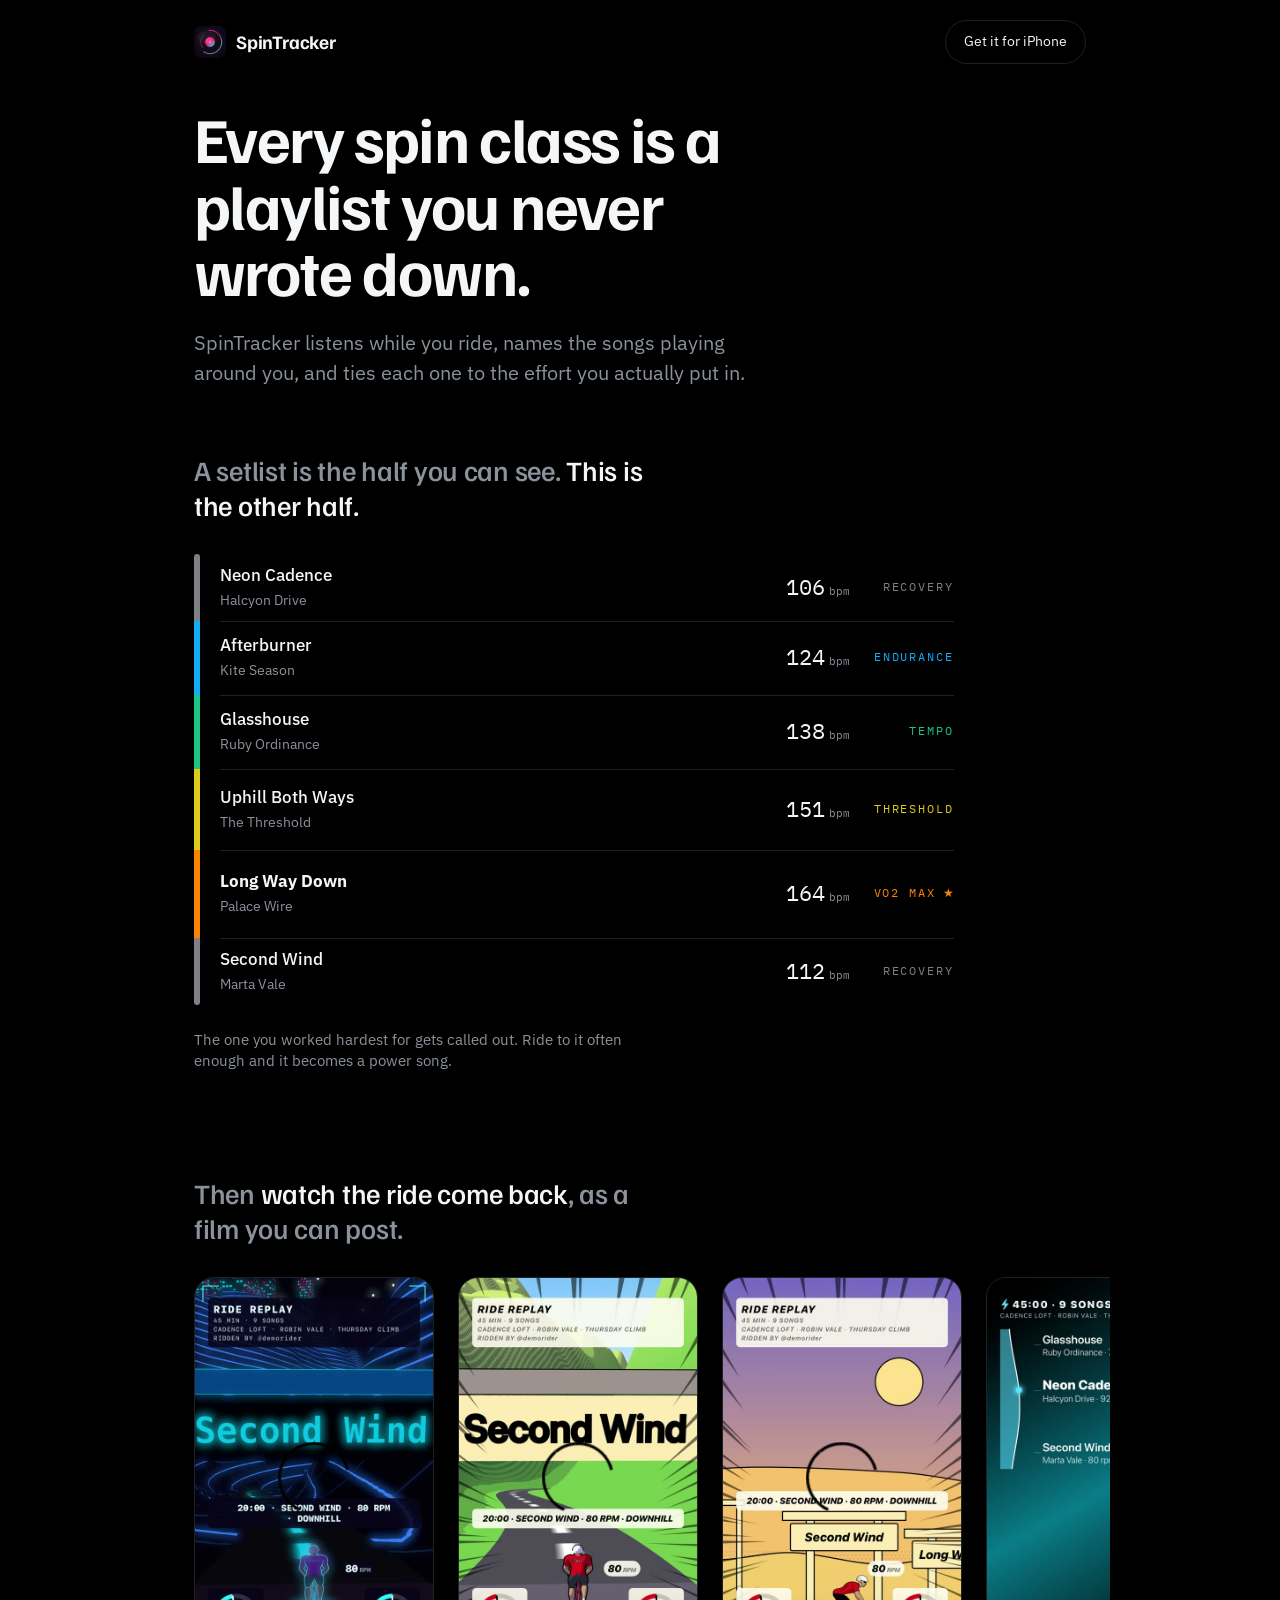
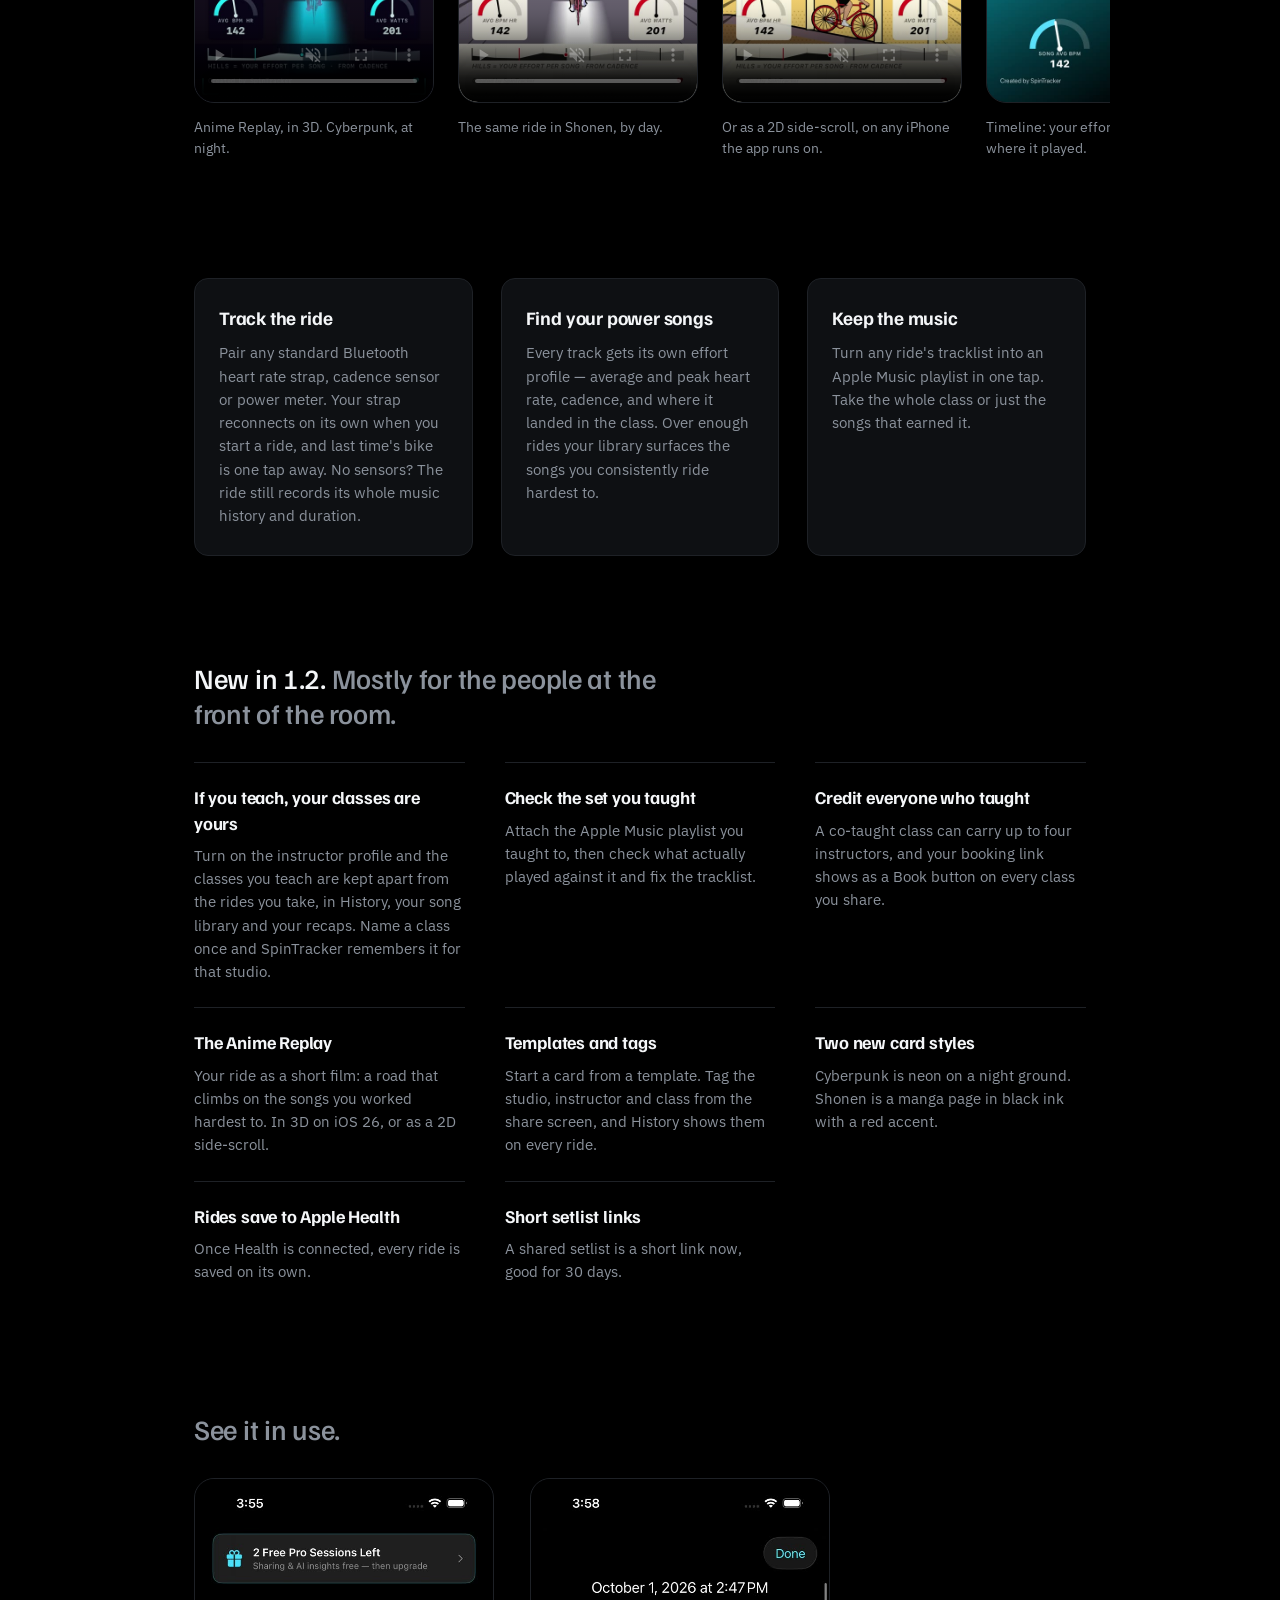
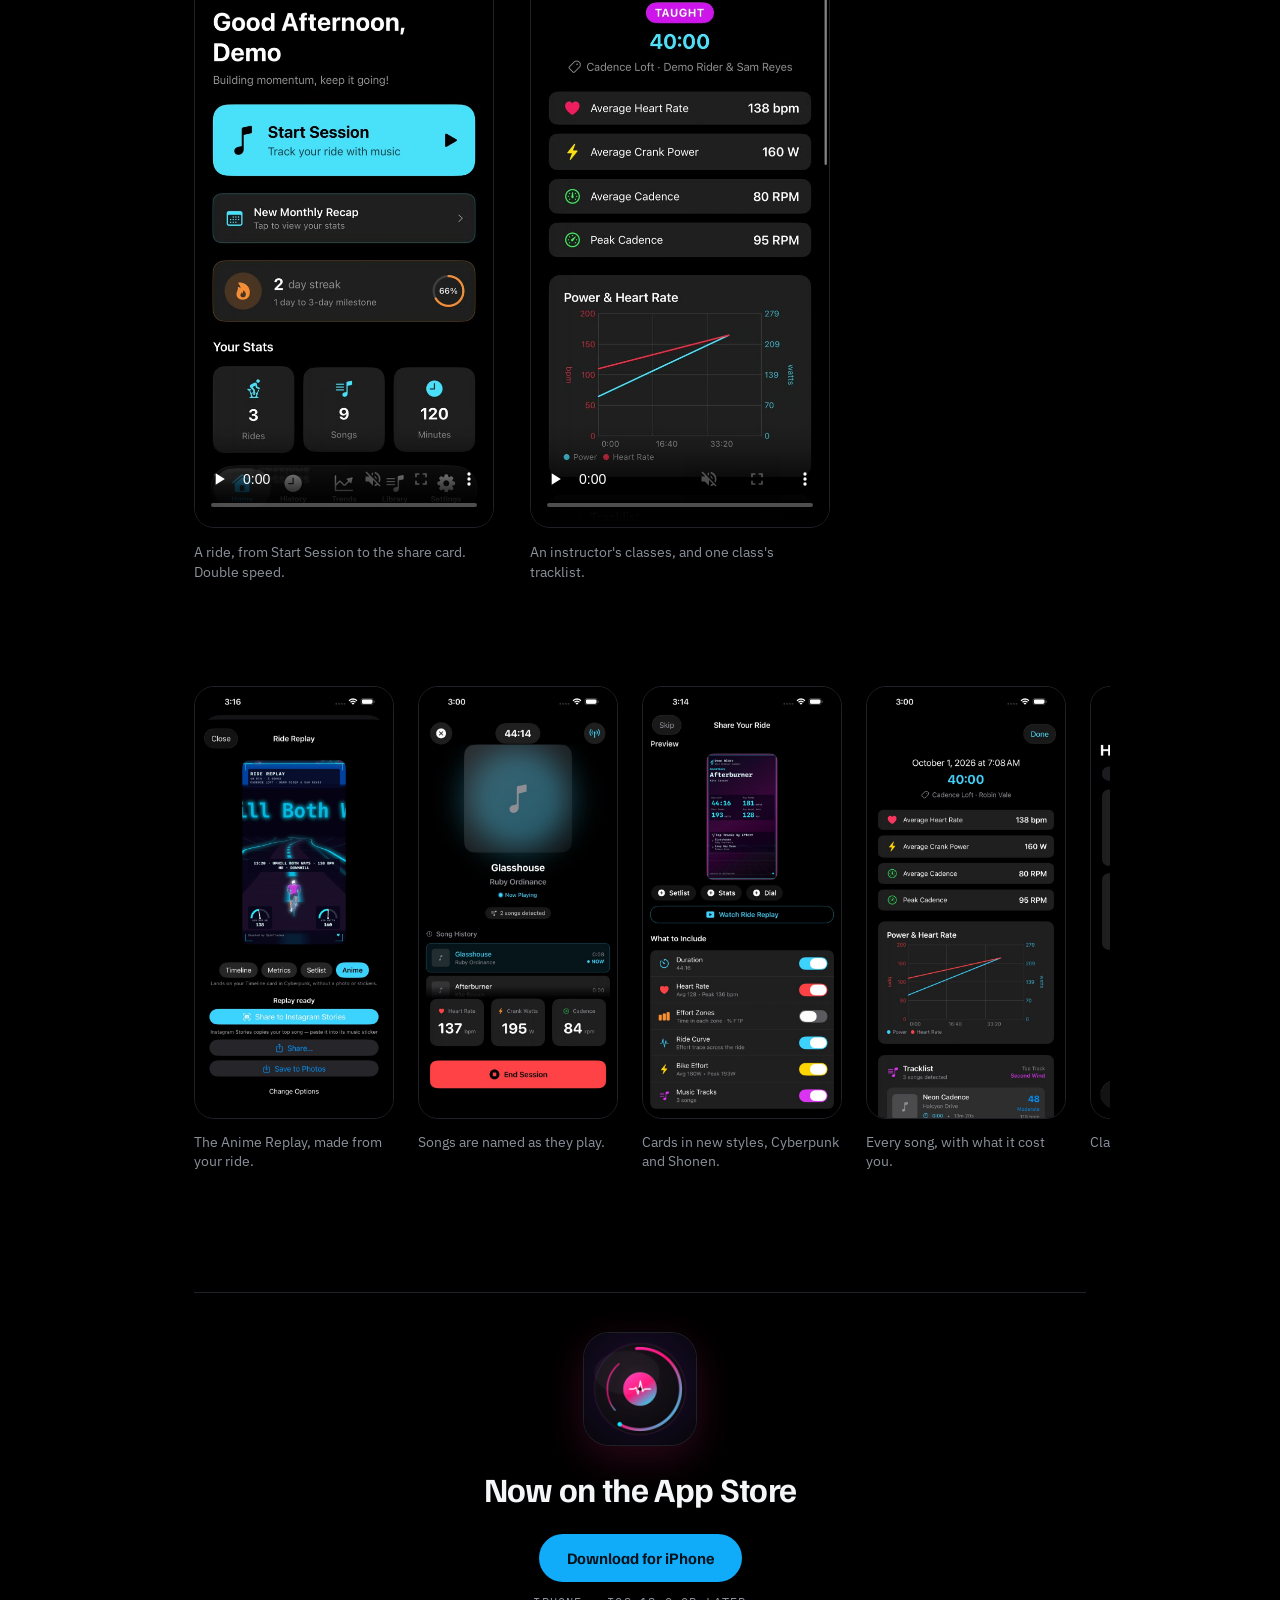
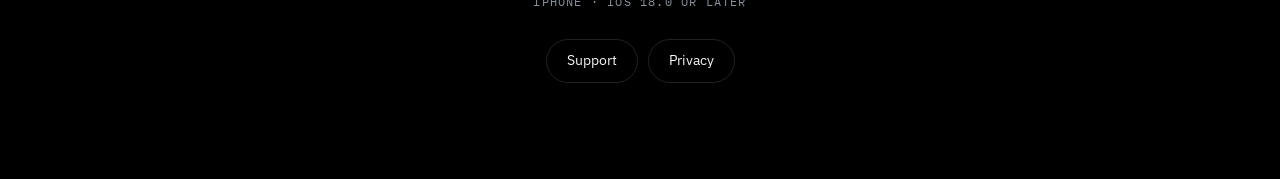
<file: index.html>
<!doctype html>
<html lang="en">
  <head>
    <meta charset="utf-8">
    <meta name="viewport" content="width=device-width, initial-scale=1">
    <!--preview:start-->
    <title>SpinTracker — every ride is a playlist</title>
    <meta name="description" content="SpinTracker listens while you ride, names the songs playing around you, and ties each one to the effort you actually put in.">
    <meta property="og:title" content="SpinTracker — every ride is a playlist">
    <meta property="og:description" content="SpinTracker listens while you ride, names the songs playing around you, and ties each one to the effort you actually put in.">
    <meta property="og:url" content="https://spintracker.buoyantpass.com/">
    <meta property="og:type" content="website">
    <meta property="og:image" content="https://spintracker.buoyantpass.com/assets/icon-512.png">
    <meta name="twitter:card" content="summary">
    <meta name="twitter:image" content="https://spintracker.buoyantpass.com/assets/icon-512.png">
    <!--preview:end-->
    <link rel="icon" type="image/png" href="/assets/icon-180.png">
    <link rel="apple-touch-icon" href="/assets/icon-180.png">
    <link rel="preconnect" href="https://fonts.googleapis.com">
    <link rel="preconnect" href="https://fonts.gstatic.com" crossorigin>
    <link href="https://fonts.googleapis.com/css2?family=Familjen+Grotesk:wght@500;700&family=IBM+Plex+Mono:wght@400;500&family=IBM+Plex+Sans:wght@400;500&display=swap" rel="stylesheet">
    <link rel="stylesheet" href="/styles.css">
  </head>
  <body>
    <main id="app" hidden>
      <nav class="topbar" aria-label="SpinTracker">
        <a class="brand" href="/">
          <img class="brand-icon" src="/assets/icon-180.png" alt="" width="30" height="30">
          <span class="wordmark">SpinTracker</span>
        </a>
        <a class="topbar-get" href="https://apps.apple.com/app/id6796364873">Get it for iPhone</a>
      </nav>
      <header class="bill">
        <p class="eyebrow">Setlist</p>
        <h1 id="instructor"></h1>
        <p id="venue"></p>
      </header>
      <div id="actions" class="actions" hidden></div>
      <ol id="tracks" class="tracks"></ol>
      <section id="metrics" class="metrics" hidden></section>
      <!--
        Points at this page's own root, which renders the landing pitch when
        the fragment carries no payload.

        Deliberately still not a direct App Store link in the footer. A visitor
        arriving from someone else's ride has no idea what this app is, so the
        landing page explains that first. (The top bar above does carry a
        direct "Get it for iPhone" button, for the visitor who already knows.)
      -->
      <footer class="cta">
        <a href="/"><img class="cta-icon" src="/assets/icon-180.png" alt="" width="20" height="20">Tracked with SpinTracker — see what it does</a>
      </footer>
      <!-- href is built in app.js (render), from the page's own /r/<code>. -->
      <p class="report"><a id="report">Report this setlist</a></p>
    </main>

    <main id="landing" hidden>
      <!--
        The name and the platform used to sit in a small caps kicker above the
        headline. They live here now, and the link names the platform because
        nothing else above the fold does.

        It goes straight to the store. It used to jump to the footer (#get) so
        the store URL had one home, but every fragment on this page is read as
        a setlist payload: "get" failed to decode and the visitor who asked to
        download the app was told "This link is incomplete". app.js now lets a
        landing anchor through, but a download button should not depend on it.
        The store URL now lives here and in the footer; change both.
      -->
      <nav class="topbar" aria-label="SpinTracker">
        <span class="brand">
          <img class="brand-icon" src="/assets/icon-180.png" alt="" width="32" height="32">
          <span class="wordmark">SpinTracker</span>
        </span>
        <a class="topbar-get" href="https://apps.apple.com/app/id6796364873">Get it for iPhone</a>
      </nav>

      <p id="expired-note" class="expired-note" role="status" hidden>This setlist has expired — setlists stay up for 30 days.</p>

      <header class="hero">
        <h1>Every spin class is a playlist you never wrote down.</h1>
        <p class="lede">
          SpinTracker listens while you ride, names the songs playing around you,
          and ties each one to the effort you actually put in.
        </p>
      </header>

      <section class="ride-section" aria-labelledby="ride-heading">
        <h2 id="ride-heading" class="section-title">
          A setlist is the half you can see.
          <em>This is the other half.</em>
        </h2>

        <ol class="ride">
          <li class="ride-row" style="--zone: var(--recovery); --span: 3">
            <span class="ride-bar" aria-hidden="true"></span>
            <span class="ride-song">Neon Cadence<em>Halcyon Drive</em></span>
            <span class="ride-bpm">106<em>bpm</em></span>
            <span class="ride-zone">Recovery</span>
          </li>
          <li class="ride-row" style="--zone: var(--endurance); --span: 4">
            <span class="ride-bar" aria-hidden="true"></span>
            <span class="ride-song">Afterburner<em>Kite Season</em></span>
            <span class="ride-bpm">124<em>bpm</em></span>
            <span class="ride-zone">Endurance</span>
          </li>
          <li class="ride-row" style="--zone: var(--tempo); --span: 4">
            <span class="ride-bar" aria-hidden="true"></span>
            <span class="ride-song">Glasshouse<em>Ruby Ordinance</em></span>
            <span class="ride-bpm">138<em>bpm</em></span>
            <span class="ride-zone">Tempo</span>
          </li>
          <li class="ride-row" style="--zone: var(--threshold); --span: 5">
            <span class="ride-bar" aria-hidden="true"></span>
            <span class="ride-song">Uphill Both Ways<em>The Threshold</em></span>
            <span class="ride-bpm">151<em>bpm</em></span>
            <span class="ride-zone">Threshold</span>
          </li>
          <li class="ride-row is-power" style="--zone: var(--vo2); --span: 6">
            <span class="ride-bar" aria-hidden="true"></span>
            <span class="ride-song">Long Way Down<em>Palace Wire</em></span>
            <span class="ride-bpm">164<em>bpm</em></span>
            <span class="ride-zone">VO2 Max</span>
          </li>
          <li class="ride-row" style="--zone: var(--recovery); --span: 3">
            <span class="ride-bar" aria-hidden="true"></span>
            <span class="ride-song">Second Wind<em>Marta Vale</em></span>
            <span class="ride-bpm">112<em>bpm</em></span>
            <span class="ride-zone">Recovery</span>
          </li>
        </ol>

        <p class="ride-note">
          The one you worked hardest for gets called out. Ride to it often enough
          and it becomes a power song.
        </p>
      </section>

      <section class="films" aria-labelledby="films-heading">
        <h2 id="films-heading" class="section-title">
          Then <em>watch the ride come back</em>, as a film you can post.
        </h2>
        <div class="film-rail" tabindex="0" aria-label="Ride Replay films, scroll sideways">
          <figure class="film">
            <video src="/assets/film-anime-3d-cyberpunk.mp4" poster="/assets/film-anime-3d-cyberpunk.jpg" muted loop playsinline preload="none" width="540" height="960" aria-label="An Anime Replay in Cyberpunk at night: a neon road that climbs on the hardest songs, with the rider and their heart rate and watts dials."></video>
            <figcaption>Anime Replay, in 3D. Cyberpunk, at night.</figcaption>
          </figure>
          <figure class="film">
            <video src="/assets/film-anime-3d-shonen.mp4" poster="/assets/film-anime-3d-shonen.jpg" muted loop playsinline preload="none" width="540" height="960" aria-label="An Anime Replay in Shonen by day: an ink-drawn road with the song named on a sign over the climb."></video>
            <figcaption>The same ride in Shonen, by day.</figcaption>
          </figure>
          <figure class="film">
            <video src="/assets/film-anime-2d-sidescroll.mp4" poster="/assets/film-anime-2d-sidescroll.jpg" muted loop playsinline preload="none" width="540" height="960" aria-label="An Anime Replay as a side-scroll: the rider climbing a drawn road at golden hour."></video>
            <figcaption>Or as a 2D side-scroll, on any iPhone the app runs on.</figcaption>
          </figure>
          <figure class="film">
            <video src="/assets/film-replay-timeline.mp4" poster="/assets/film-replay-timeline.jpg" muted loop playsinline preload="none" width="540" height="960" aria-label="A Timeline Ride Replay: the ride's effort drawn down the screen with each song named where it played."></video>
            <figcaption>Timeline: your effort, with every song where it played.</figcaption>
          </figure>
          <figure class="film">
            <video src="/assets/film-replay-metrics.mp4" poster="/assets/film-replay-metrics.jpg" muted loop playsinline preload="none" width="540" height="960" aria-label="A Metrics Ride Replay: duration and average heart rate counting up beside the effort curve."></video>
            <figcaption>Metrics: the numbers count up beside the curve.</figcaption>
          </figure>
          <figure class="film">
            <video src="/assets/film-replay-setlist.mp4" poster="/assets/film-replay-setlist.jpg" muted loop playsinline preload="none" width="540" height="960" aria-label="A Setlist Ride Replay in Cyberpunk: the songs dealt hardest first, each with a dial for its effort."></video>
            <figcaption>Setlist: the songs that cost you most, hardest first.</figcaption>
          </figure>
        </div>
      </section>

      <section class="what" aria-label="What SpinTracker does">
        <article>
          <h3>Track the ride</h3>
          <p>
            Pair any standard Bluetooth heart rate strap, cadence sensor or power
            meter. Your strap reconnects on its own when you start a ride, and last
            time's bike is one tap away. No sensors? The ride still records its
            whole music history and duration.
          </p>
        </article>
        <article>
          <h3>Find your power songs</h3>
          <p>
            Every track gets its own effort profile — average and peak heart rate,
            cadence, and where it landed in the class. Over enough rides your
            library surfaces the songs you consistently ride hardest to.
          </p>
        </article>
        <article>
          <h3>Keep the music</h3>
          <p>
            Turn any ride's tracklist into an Apple Music playlist in one tap. Take
            the whole class or just the songs that earned it.
          </p>
        </article>
      </section>

      <section class="new" aria-labelledby="new-heading">
        <h2 id="new-heading" class="section-title"><em>New in 1.2.</em> Mostly for the people at the front of the room.</h2>
        <ul class="new-list">
          <li>
            <h3>If you teach, your classes are yours</h3>
            <p>Turn on the instructor profile and the classes you teach are kept apart from the rides you take, in History, your song library and your recaps. Name a class once and SpinTracker remembers it for that studio.</p>
          </li>
          <li>
            <h3>Check the set you taught</h3>
            <p>Attach the Apple Music playlist you taught to, then check what actually played against it and fix the tracklist.</p>
          </li>
          <li>
            <h3>Credit everyone who taught</h3>
            <p>A co-taught class can carry up to four instructors, and your booking link shows as a Book button on every class you share.</p>
          </li>
          <li>
            <h3>The Anime Replay</h3>
            <p>Your ride as a short film: a road that climbs on the songs you worked hardest to. In 3D on iOS 26, or as a 2D side-scroll.</p>
          </li>
          <li>
            <h3>Templates and tags</h3>
            <p>Start a card from a template. Tag the studio, instructor and class from the share screen, and History shows them on every ride.</p>
          </li>
          <li>
            <h3>Two new card styles</h3>
            <p>Cyberpunk is neon on a night ground. Shonen is a manga page in black ink with a red accent.</p>
          </li>
          <li>
            <h3>Rides save to Apple Health</h3>
            <p>Once Health is connected, every ride is saved on its own.</p>
          </li>
          <li>
            <h3>Short setlist links</h3>
            <p>A shared setlist is a short link now, good for 30 days.</p>
          </li>
        </ul>
      </section>

      <section class="walks" aria-labelledby="walks-heading">
        <h2 id="walks-heading" class="section-title">See it in use.</h2>
        <div class="walk-grid">
          <figure>
            <video src="/assets/walk-ride.mp4" poster="/assets/walk-ride.jpg" controls muted playsinline preload="none" width="590" height="1282" aria-label="A ride from start to share card, at double speed: Start Session, the live ride with songs being named, End, then the share card in different styles."></video>
            <figcaption>A ride, from Start Session to the share card. Double speed.</figcaption>
          </figure>
          <figure>
            <video src="/assets/walk-instructor.mp4" poster="/assets/walk-instructor.jpg" controls muted playsinline preload="none" width="590" height="1282" aria-label="An instructor's classes in History, then one class's detail with its instructors, chart and tracklist."></video>
            <figcaption>An instructor's classes, and one class's tracklist.</figcaption>
          </figure>
        </div>
      </section>

      <section class="shots" aria-label="Screens from the app, scroll sideways" tabindex="0">
        <figure>
          <img src="/assets/shots-01-anime-replay.jpg" alt="The Anime Replay playing in the app: a Cyberpunk road, the song on a sign, and the rider." width="660" height="1434" loading="lazy" decoding="async">
          <figcaption>The Anime Replay, made from your ride.</figcaption>
        </figure>
        <figure>
          <img src="/assets/shots-02-live-ride.jpg" alt="The live ride screen naming the song playing, with heart rate, crank watts and cadence below it." width="660" height="1434" loading="lazy" decoding="async">
          <figcaption>Songs are named as they play.</figcaption>
        </figure>
        <figure>
          <img src="/assets/shots-03-card-styles.jpg" alt="The share card builder with a ride card in the Cyberpunk style." width="660" height="1434" loading="lazy" decoding="async">
          <figcaption>Cards in new styles, Cyberpunk and Shonen.</figcaption>
        </figure>
        <figure>
          <img src="/assets/shots-04-session-detail.jpg" alt="A ride's detail: its studio and instructors, averages, a power and heart rate chart, and the tracklist with each song's effort." width="660" height="1434" loading="lazy" decoding="async">
          <figcaption>Every song, with what it cost you.</figcaption>
        </figure>
        <figure>
          <img src="/assets/shots-05-my-classes.jpg" alt="History filtered to My classes, each class marked Taught with its instructors and studio." width="660" height="1434" loading="lazy" decoding="async">
          <figcaption>Classes you teach, kept apart.</figcaption>
        </figure>
        <figure>
          <img src="/assets/shots-06-templates.jpg" alt="The template picker, offering starters like Ride Story, Power Song and Setlist." width="660" height="1434" loading="lazy" decoding="async">
          <figcaption>Start a card from a template.</figcaption>
        </figure>
        <figure>
          <img src="/assets/shots-07-library.jpg" alt="The song library, showing a power song and tracks each with an effort score and play count." width="660" height="1434" loading="lazy" decoding="async">
          <figcaption>Across rides, the ones that cost you most rise to the top.</figcaption>
        </figure>
        <figure>
          <img src="/assets/shots-08-weekly-recap.jpg" alt="A weekly recap: sessions, minutes, watts, songs and top power songs." width="660" height="1434" loading="lazy" decoding="async">
          <figcaption>A recap every week and every month.</figcaption>
        </figure>
        <figure>
          <img src="/assets/shots-09-home.jpg" alt="The home screen with a streak, stats and a Start Session button." width="660" height="1434" loading="lazy" decoding="async">
          <figcaption>Start a ride in one tap.</figcaption>
        </figure>
        <figure>
          <img src="/assets/shots-10-anime-options.jpg" alt="The Anime Replay options: 3D or side-scroll, style, time of day and rider." width="660" height="1434" loading="lazy" decoding="async">
          <figcaption>Choose the style, the light and your rider.</figcaption>
        </figure>
      </section>

      <footer class="get" id="get">
        <img class="get-icon" src="/assets/icon-512.png" alt="SpinTracker app icon" width="112" height="112" loading="lazy" decoding="async">
        <p class="get-status">Now on the App Store</p>
        <a class="get-badge" href="https://apps.apple.com/app/id6796364873">Download for iPhone</a>
        <!--
          The floor is the app's IPHONEOS_DEPLOYMENT_TARGET, and the App Store
          listing is the authority on what shipped. This read 26.2 from launch
          until 1.1.1 lowered the target to 18.0 and nothing told this repo, so
          the page claimed a requirement eight major versions above the truth -
          harmless while there was no download button, and not harmless now.
          The app repo cannot reach in here; check the listing when it moves.
        -->
        <p class="get-note">iPhone · iOS 18.0 or later</p>
        <nav class="get-links">
          <a href="https://excubey.github.io/spintracker-legal/support">Support</a>
          <a href="https://excubey.github.io/spintracker-legal/privacy-policy">Privacy</a>
        </nav>
      </footer>
    </main>

    <main id="fallback" class="fallback">
      <h1>This link is incomplete</h1>
      <p>The setlist data is missing or damaged. Ask whoever shared it for a fresh link.</p>
    </main>
    <main id="unavailable" class="fallback" hidden>
      <h1>Couldn't load this setlist. Try again in a moment.</h1>
      <p><a id="retry" href="/">Try again</a></p>
    </main>
    <!-- QR for the App Store page, generated once and committed. Regenerate with:
         npx --yes qrcode -t svg -e M -q 4 -d 000000 -l ffffff -o assets/app-store-qr.svg "https://apps.apple.com/app/id6796364873" -->
    <dialog id="get-dialog" aria-labelledby="get-dialog-text">
      <img class="get-qr" src="/assets/app-store-qr.svg" alt="QR code that opens SpinTracker on the App Store" width="200" height="200">
      <p id="get-dialog-text">SpinTracker is for iPhone &mdash; scan this with your iPhone's camera.</p>
      <a class="get-dialog-link" href="https://apps.apple.com/us/app/spintracker-ride-music/id6796364873?platform=iphone">See it on the App Store</a>
      <button type="button" class="get-dialog-close">Close</button>
    </dialog>

    <script src="/app.js"></script>
  </body>
</html>
</file>
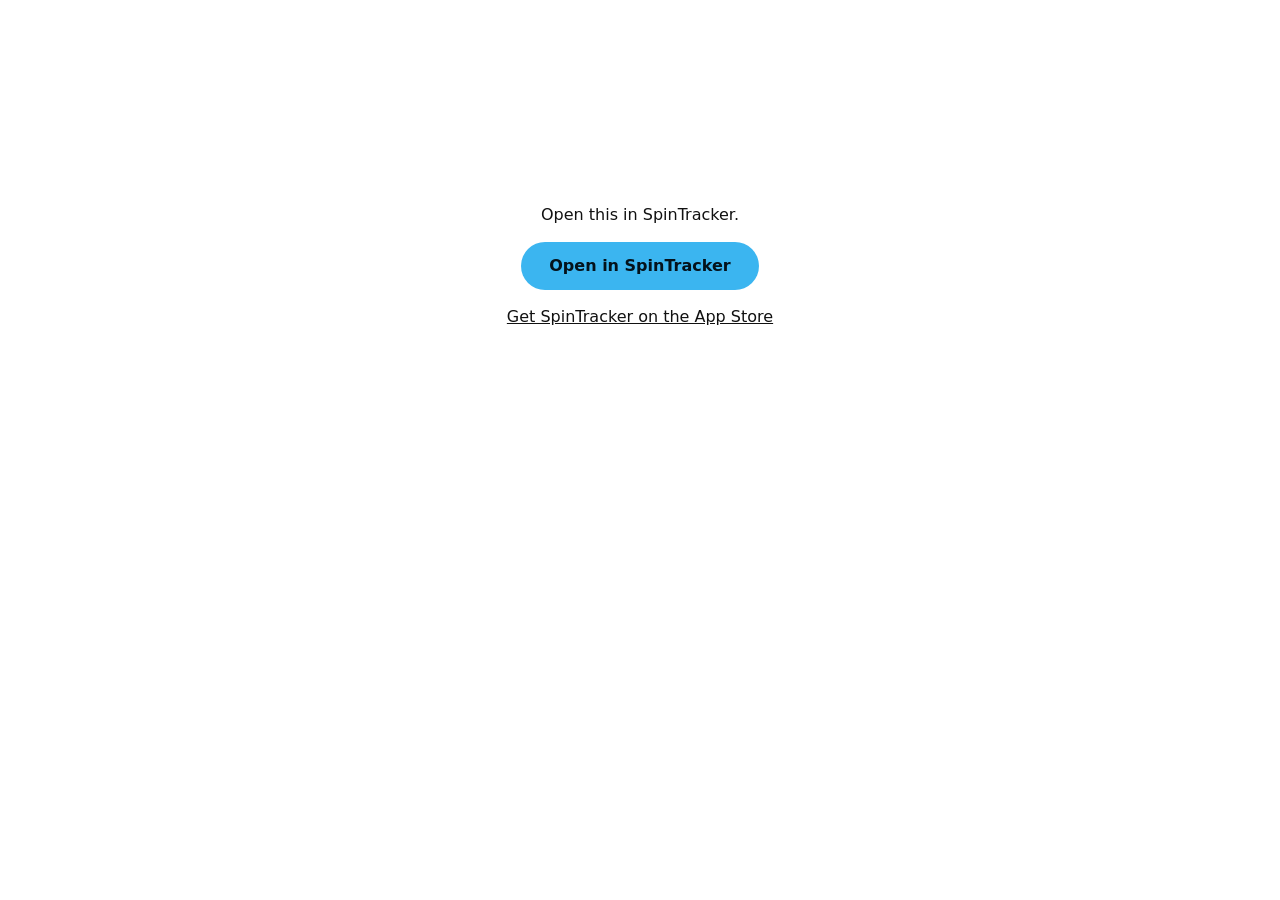
<file: duet.html>
<!doctype html>
<html lang="en">
  <head>
    <meta charset="utf-8">
    <meta name="viewport" content="width=device-width, initial-scale=1">
    <title>A duet ride on SpinTracker</title>
    <meta property="og:title" content="A duet ride on SpinTracker">
    <meta property="og:description" content="Open it in SpinTracker on the phone you rode with.">
    <meta property="og:image" content="https://spintracker.buoyantpass.com/assets/icon-512.png">
    <meta name="robots" content="noindex">
    <link rel="icon" type="image/png" href="/assets/icon-180.png">
    <link rel="stylesheet" href="/styles.css">
    <script src="/duet.js" defer></script>
  </head>
  <body>
    <main class="duet">
      <p>Open this in SpinTracker.</p>
      <p><a id="open" class="duet-open" href="spintracker://duet">Open in SpinTracker</a></p>
      <p><a href="https://apps.apple.com/app/id6796364873">Get SpinTracker on the App Store</a></p>
    </main>
  </body>
</html>
</file>
<file: styles.css>
:root { color-scheme: light dark; --bg: #fff; --fg: #111; --muted: #666; --line: #e5e5e5; }
@media (prefers-color-scheme: dark) {
  :root { --bg: #000; --fg: #f5f5f5; --muted: #9a9a9a; --line: #262626; }
}
* { box-sizing: border-box; }
body {
  margin: 0; padding: 24px 20px 48px;
  background: var(--bg); color: var(--fg);
  font: 16px/1.4 -apple-system, BlinkMacSystemFont, "Segoe UI", system-ui, sans-serif;
  max-width: 640px; margin-inline: auto;
}
.eyebrow { margin: 0; font-size: 12px; letter-spacing: .14em; text-transform: uppercase; color: var(--muted); }
h1 { margin: 4px 0 6px; font-size: 30px; line-height: 1.15; overflow-wrap: anywhere; }
.bill p:last-child { margin: 0 0 28px; color: var(--muted); font-size: 14px; overflow-wrap: anywhere; }
.actions { display: flex; flex-wrap: wrap; gap: 10px; margin: -12px 0 28px; }
/* The rule above sets display, which outranks the hidden attribute's own. */
.actions[hidden] { display: none; }
.action {
  display: flex; flex-direction: column; justify-content: center; flex: 1 1 200px;
  min-height: 56px; padding: 9px 16px;
  border: 1px solid var(--line); border-radius: 14px;
  text-decoration: none; color: var(--fg);
}
.action-label { font-weight: 600; font-size: 15px; }
.action-detail { color: var(--muted); font-size: 12px; overflow-wrap: anywhere; }
.tracks { list-style: none; margin: 0; padding: 0; counter-reset: track; }
.track {
  display: flex; align-items: center; gap: 12px;
  padding: 12px 0; border-top: 1px solid var(--line);
}
.track::before {
  counter-increment: track; content: counter(track);
  min-width: 22px; color: var(--muted); font-variant-numeric: tabular-nums; font-size: 13px;
}
.track-meta { display: flex; flex-direction: column; min-width: 0; flex: 1; }
.track-title { font-weight: 600; overflow-wrap: anywhere; }
.track-artist { color: var(--muted); font-size: 14px; overflow-wrap: anywhere; }
.track-links { display: flex; gap: 8px; flex-shrink: 0; }
.track-links a {
  display: inline-flex; align-items: center; justify-content: center;
  min-height: 44px; padding: 7px 14px;
  border: 1px solid var(--line); border-radius: 999px;
  font-size: 12px; text-decoration: none; color: var(--fg); white-space: nowrap;
}
.metrics { margin-top: 24px; color: var(--muted); font-size: 14px; }
.cta { margin-top: 36px; text-align: center; font-size: 14px; }
.cta a { display: inline-flex; align-items: center; gap: 8px; color: var(--fg); }
.report { margin: 20px 0 0; text-align: center; font-size: 12px; }
.report a { color: var(--muted); }
.cta-icon { width: 20px; height: 20px; border-radius: 22.5%; flex-shrink: 0; }

/* The setlist's top bar reuses the landing's markup (.topbar, .wordmark,
   .topbar-get) with the setlist's own light/dark tokens. */
#app .topbar {
  display: flex; align-items: center; justify-content: space-between;
  gap: 12px; margin-bottom: 24px;
}
#app .brand { display: inline-flex; align-items: center; gap: 10px; min-width: 0; color: var(--fg); text-decoration: none; }
#app .brand-icon { width: 30px; height: 30px; border-radius: 22.5%; flex-shrink: 0; }
#app .wordmark { font-weight: 700; font-size: 19px; letter-spacing: -.01em; white-space: nowrap; }
#app .topbar-get {
  display: inline-flex; align-items: center; min-height: 44px; padding: 0 16px;
  border: 1px solid var(--line); border-radius: 999px;
  color: var(--fg); text-decoration: none; font-size: 14px; white-space: nowrap;
}
.fallback { text-align: center; padding-top: 56px; }
.fallback h1 { font-size: 22px; }
.fallback p { color: var(--muted); }
.fallback a { color: var(--fg); }

/* ==========================================================================
   Landing — shown at the bare domain, when there is no payload to render.

   Everything below is scoped under #landing or body.is-landing so the setlist
   renderer above keeps its own light/dark tokens untouched. The two states
   share a document but not a palette: a setlist is someone else's ride and
   stays quiet; this is the pitch and looks like the app.

   The colours are not decoration. They are SpinTracker's six effort zones,
   and the ribbon climbs them in order — so the spine of the hero encodes the
   shape of a real class.
   ========================================================================== */

#landing {
  --ink: #000;
  --surface: #0e1013;
  --edge: #1e2126;
  --text: #f4f6f8;
  --dim: #8b929c;

  --recovery:  #7f8086;
  --endurance: #10acfa;
  --tempo:     #1cc584;
  --threshold: #dccb1a;
  --vo2:       #fb8304;
  --anaerobic: #f81f4e;

  --display: "Familjen Grotesk", "Helvetica Neue", Arial, sans-serif;
  --body: "IBM Plex Sans", -apple-system, BlinkMacSystemFont, system-ui, sans-serif;
  --data: "IBM Plex Mono", ui-monospace, SFMono-Regular, Menlo, monospace;

  color: var(--text);
  font-family: var(--body);
  max-width: 940px;
  margin-inline: auto;
  padding: 0 24px 96px;
}

body.is-landing {
  /* Literal, not var(--ink): the landing tokens are scoped to #landing, which
     is this element's child, so they are not in scope here. */
  background: #000;
  max-width: none;
  padding: 0;
  margin: 0;
}

/* --- Top bar ------------------------------------------------------------ */

#landing .topbar {
  display: flex;
  align-items: center;
  justify-content: space-between;
  gap: 16px;
  padding-top: 20px;
}
#landing .brand { display: inline-flex; align-items: center; gap: 10px; min-width: 0; }
#landing .brand-icon { width: 32px; height: 32px; border-radius: 22.5%; flex-shrink: 0; }
#landing .wordmark {
  font-family: var(--display);
  font-weight: 700;
  font-size: 19px;
  letter-spacing: -.01em;
}
#landing .topbar-get {
  display: inline-flex;
  align-items: center;
  min-height: 44px;
  padding: 0 18px;
  border: 1px solid var(--edge);
  border-radius: 999px;
  color: var(--text);
  text-decoration: none;
  font-size: 14px;
}
#landing .topbar-get:hover { border-color: var(--endurance); }

/* --- Hero --------------------------------------------------------------- */

#landing .hero { padding: 72px 0 64px; }

/* Capped at 64px, not 76px. The headline is a full sentence, and at 76px in
   15ch it ran to four lines and a third of the viewport before anything else
   could be seen. A sentence reads as a sentence a size down. */
#landing .hero h1 {
  font-family: var(--display);
  font-weight: 700;
  font-size: clamp(36px, 6.4vw, 64px);
  line-height: 1.04;
  letter-spacing: -.025em;
  margin: 0;
  max-width: 17ch;
}

/* Shown above the pitch when a short link has expired: same scale as the lede,
   so it reads as the first line of the page rather than an error banner. */
#landing .expired-note {
  font-size: clamp(17px, 2.1vw, 20px);
  line-height: 1.5;
  color: var(--text);
  margin: 40px 0 0;
  padding-left: 16px;
  border-left: 3px solid var(--threshold);
  max-width: 46ch;
}
#landing .expired-note + .hero { padding-top: 40px; }

#landing .lede {
  font-size: clamp(17px, 2.1vw, 20px);
  line-height: 1.5;
  color: var(--dim);
  max-width: 46ch;
  margin: 24px 0 0;
  text-wrap: pretty;
}

/* --- The ribbon: the one thing this page is remembered by ---------------- */

#landing .section-title {
  font-family: var(--display);
  font-weight: 500;
  font-size: clamp(21px, 3vw, 28px);
  line-height: 1.25;
  letter-spacing: -.01em;
  margin: 0 0 32px;
  max-width: 30ch;
  color: var(--dim);
}
#landing .section-title em { font-style: normal; color: var(--text); }

#landing .ride {
  list-style: none;
  margin: 0;
  padding: 0;
  /* Capped narrower than the container so the bpm sits near the song it
     belongs to. At full width the two drifted to opposite edges and stopped
     reading as one row. */
  max-width: 760px;
}

#landing .ride-row {
  position: relative;
  display: grid;
  /* No column for the ribbon: it is positioned out of flow (see .ride-bar),
     so reserving a track for it would leave the track empty and shove the
     song title into the 6px gutter. The gutter is padding instead. */
  grid-template-columns: 1fr auto auto;
  padding-left: 26px;
  align-items: center;
  gap: 0 20px;
  /* --span is how long the track ran. Taller row = longer song, so the ribbon
     carries the rhythm of the class rather than an even stripe. */
  min-height: calc(46px + (var(--span) * 7px));
}

/* The separator starts AFTER the bar column, so the segments stack into one
   unbroken spine while the rows still read as separate. A plain border-top on
   the row cut straight through the ribbon and turned it into six loose ticks —
   which is not what the app draws. */
#landing .ride-row + .ride-row::before {
  content: "";
  position: absolute;
  inset: 0 0 auto 26px;
  border-top: 1px solid var(--edge);
}

/* Absolutely positioned, not a stretched grid item.

   As a grid item it could only fill its own TRACK, and `align-items: center`
   centres the tracks inside a row whose min-height is larger — so on any row
   where the content is shorter than min-height (desktop) or wraps onto a
   second track (mobile), the segment fell short of the row edges and the
   spine broke into ticks. Out of flow it spans the row box itself, which is
   what "one continuous ribbon" actually requires. The 6px grid column stays
   as the reserved gutter. */
#landing .ride-bar {
  position: absolute;
  left: 0;
  top: 0;
  bottom: 0;
  width: 6px;
  background: var(--zone);
}
#landing .ride-row:first-child .ride-bar { border-radius: 3px 3px 0 0; }
#landing .ride-row:last-child .ride-bar { border-radius: 0 0 3px 3px; }

#landing .ride-song {
  font-size: 17px;
  font-weight: 500;
  display: flex;
  flex-direction: column;
  gap: 3px;
  min-width: 0;
  overflow-wrap: anywhere;
}
#landing .ride-song em {
  font-style: normal;
  font-weight: 400;
  font-size: 14px;
  color: var(--dim);
}

#landing .ride-bpm {
  font-family: var(--data);
  font-size: 22px;
  font-variant-numeric: tabular-nums;
  color: var(--text);
  white-space: nowrap;
}
#landing .ride-bpm em {
  font-style: normal;
  font-size: 11px;
  color: var(--dim);
  margin-left: 4px;
}

#landing .ride-zone {
  font-family: var(--data);
  font-size: 12px;
  letter-spacing: .16em;
  text-transform: uppercase;
  color: var(--zone);
  text-align: right;
  /* Wide enough for the longest label WITH its tracking ("THRESHOLD",
     "VO2 MAX ★"). Each row is its own grid, so a column narrower than its
     label let every row size it differently and the bpm figures drifted out
     of line from row to row. */
  min-width: 12ch;
}

/* The power song is the product's whole claim, so it is the one row that is
   allowed to shout — and it shouts in its own zone colour, not a new one. */
#landing .ride-row.is-power .ride-song { font-weight: 700; }
#landing .ride-row.is-power .ride-zone::after {
  content: " ★";
  letter-spacing: 0;
}

#landing .ride-note {
  margin: 24px 0 0;
  color: var(--dim);
  font-size: 15px;
  max-width: 48ch;
}

/* --- What it does ------------------------------------------------------- */

#landing .what {
  display: grid;
  grid-template-columns: repeat(auto-fit, minmax(240px, 1fr));
  gap: 28px;
  margin-top: 104px;
}
#landing .what article {
  background: var(--surface);
  border: 1px solid var(--edge);
  border-radius: 14px;
  padding: 26px 24px 28px;
}
#landing .what h3 {
  font-family: var(--display);
  font-weight: 700;
  font-size: 19px;
  letter-spacing: -.01em;
  margin: 0 0 10px;
}
#landing .what p {
  margin: 0;
  font-size: 15px;
  line-height: 1.55;
  color: var(--dim);
}

/* --- Films: the Ride Replay, the page's one moving thing --------------------

   A rail rather than a grid: six portrait films side by side would each be a
   thumbnail at this width, and a film is worth seeing at the size of a phone.
   Each plays only while it is on screen (app.js), and not at all for a visitor
   who asked for reduced motion. */

#landing .films { margin-top: 104px; }
#landing .film-rail,
#landing .shots {
  display: grid;
  grid-auto-flow: column;
  gap: 24px;
  overflow-x: auto;
  overscroll-behavior-x: contain;
  scroll-snap-type: x mandatory;
  scroll-padding-inline: 24px;
  /* Bleeds to the edge of the window, so the next item visibly continues. */
  margin-inline: -24px;
  padding: 0 24px 16px;
}
#landing .film-rail { grid-auto-columns: minmax(240px, 300px); }
#landing .film { margin: 0; scroll-snap-align: start; }
#landing .film video {
  display: block;
  width: 100%;
  height: auto;
  aspect-ratio: 9 / 16;
  border-radius: 20px;
  border: 1px solid var(--edge);
  background: var(--surface);
}
#landing .film figcaption,
#landing .walks figcaption {
  margin-top: 14px;
  font-size: 14px;
  line-height: 1.45;
  color: var(--dim);
}

/* --- New in 1.2 --------------------------------------------------------- */

#landing .new { margin-top: 104px; }
#landing .new-list {
  list-style: none;
  margin: 0;
  padding: 0;
  display: grid;
  grid-template-columns: repeat(auto-fit, minmax(260px, 1fr));
  column-gap: 40px;
}
#landing .new-list li {
  padding: 22px 0 24px;
  border-top: 1px solid var(--edge);
}
#landing .new-list h3 {
  font-family: var(--display);
  font-weight: 700;
  font-size: 18px;
  letter-spacing: -.01em;
  margin: 0 0 8px;
}
#landing .new-list p {
  margin: 0;
  font-size: 15px;
  line-height: 1.55;
  color: var(--dim);
  max-width: 46ch;
}

/* --- Walkthroughs ------------------------------------------------------- */

#landing .walks { margin-top: 104px; }
#landing .walk-grid {
  display: grid;
  grid-template-columns: repeat(auto-fit, minmax(240px, 300px));
  gap: 36px;
}
#landing .walks figure { margin: 0; }
#landing .walks video {
  display: block;
  width: 100%;
  height: auto;
  border-radius: 20px;
  border: 1px solid var(--edge);
  background: var(--surface);
}

/* --- Screens ------------------------------------------------------------ */

#landing .shots {
  grid-auto-columns: minmax(200px, 230px);
  margin-top: 104px;
}
#landing .shots figure { margin: 0; scroll-snap-align: start; }
#landing .shots img {
  width: 100%;
  height: auto;
  display: block;
  border-radius: 20px;
  border: 1px solid var(--edge);
}
#landing .shots figcaption {
  margin-top: 14px;
  font-size: 14px;
  color: var(--dim);
}

/* --- Get it ------------------------------------------------------------- */

#landing .get {
  margin-top: 104px;
  padding-top: 40px;
  border-top: 1px solid var(--edge);
  text-align: center;
}
#landing .get-icon {
  display: block;
  width: 112px;
  height: 112px;
  margin: 0 auto 20px;
  border-radius: 22.5%;
  box-shadow: 0 0 0 1px var(--edge), 0 12px 40px rgba(255, 45, 140, .18);
}
#landing .get-status {
  font-family: var(--display);
  font-weight: 700;
  font-size: clamp(24px, 4vw, 34px);
  letter-spacing: -.02em;
  margin: 0;
}
#landing .get-note {
  font-family: var(--data);
  font-size: 12px;
  letter-spacing: .1em;
  text-transform: uppercase;
  color: var(--dim);
  margin: 12px 0 0;
}
#landing .get-badge {
  display: inline-flex;
  align-items: center;
  justify-content: center;
  min-height: 48px;
  margin-top: 22px;
  padding: 0 28px;
  border-radius: 999px;
  background: var(--endurance);
  color: #04121b;
  text-decoration: none;
  font-family: var(--display);
  font-weight: 700;
  font-size: 16px;
}
#landing .get-badge:hover { background: #4cc4ff; }

#landing .get-links {
  margin-top: 28px;
  display: flex;
  gap: 10px;
  justify-content: center;
  flex-wrap: wrap;
}
#landing .get-links a {
  display: inline-flex;
  align-items: center;
  min-height: 44px;
  padding: 0 20px;
  border: 1px solid var(--edge);
  border-radius: 999px;
  color: var(--text);
  text-decoration: none;
  font-size: 14px;
}
#landing .get-links a:hover { border-color: var(--endurance); }

#landing a:focus-visible,
#landing video:focus-visible,
#landing .film-rail:focus-visible,
#landing .shots:focus-visible,
#app a:focus-visible {
  outline: 2px solid var(--endurance, #10acfa);
  outline-offset: 3px;
}

/* No entrance animation on the ribbon, deliberately.

   It had one: segments scaling up from scaleY(0), staggered down the spine.
   The problem is what that costs when the animation does not run — the bar's
   ONLY route to being visible was the animation finishing, so any context
   where the timeline does not advance (a background tab on first paint, a
   throttled renderer) painted the page's signature element as nothing at all.
   Measured: playState "running", currentTime pinned at 0, transform
   matrix(1,0,0,0,0,0).

   A decorative flourish is not worth a fail-open on the one thing this page is
   built around, and the ribbon reads perfectly well standing still.
*/

@media (max-width: 560px) {
  #landing { padding: 0 18px 72px; }
  #landing .hero { padding: 48px 0 44px; }
  #landing .ride-row {
    grid-template-columns: 1fr auto;
    row-gap: 6px;
  }
  #landing .ride-zone {
    grid-column: 1 / -1;
    text-align: left;
    min-width: 0;
  }
  #landing .what, #landing .shots, #landing .get,
  #landing .films, #landing .new, #landing .walks { margin-top: 72px; }
  #landing .film-rail, #landing .shots { margin-inline: -18px; padding-inline: 18px; scroll-padding-inline: 18px; }
  #landing .film-rail { grid-auto-columns: 72vw; }
  #landing .shots { grid-auto-columns: 60vw; }
}

/* "Get it for iPhone" on a computer: a QR code in a native dialog. One look for
   both pages, so it does not follow the light/dark tokens. */
#get-dialog {
  border: 1px solid #1e2126;
  border-radius: 16px;
  background: #0e1013;
  color: #f4f6f8;
  padding: 24px;
  width: min(320px, calc(100vw - 32px));
  text-align: center;
  font: 16px/1.4 -apple-system, BlinkMacSystemFont, system-ui, "IBM Plex Sans", sans-serif;
}
#get-dialog::backdrop { background: rgba(0, 0, 0, 0.6); }
#get-dialog .get-qr { display: block; margin: 0 auto 16px; width: 200px; height: 200px; border-radius: 8px; background: #fff; }
#get-dialog p { margin: 0 0 16px; }
#get-dialog .get-dialog-link { display: block; color: #10acfa; margin-bottom: 16px; }
#get-dialog .get-dialog-close {
  font: inherit;
  color: inherit;
  background: transparent;
  border: 1px solid #8b929c;
  border-radius: 999px;
  padding: 8px 24px;
  cursor: pointer;
}
#get-dialog .get-dialog-close:hover { border-color: #10acfa; }

/* /duet: the page a phone without the app sees. No inline styles there, the
   page's CSP forbids them. */
.duet { margin-top: 20vh; text-align: center; }
.duet a { color: var(--fg); }
.duet .duet-open {
  display: inline-flex; align-items: center; justify-content: center;
  min-height: 48px; padding: 0 28px; border-radius: 999px;
  background: #3bb5f0; color: #04121b; text-decoration: none; font-weight: 700;
}
</file>
